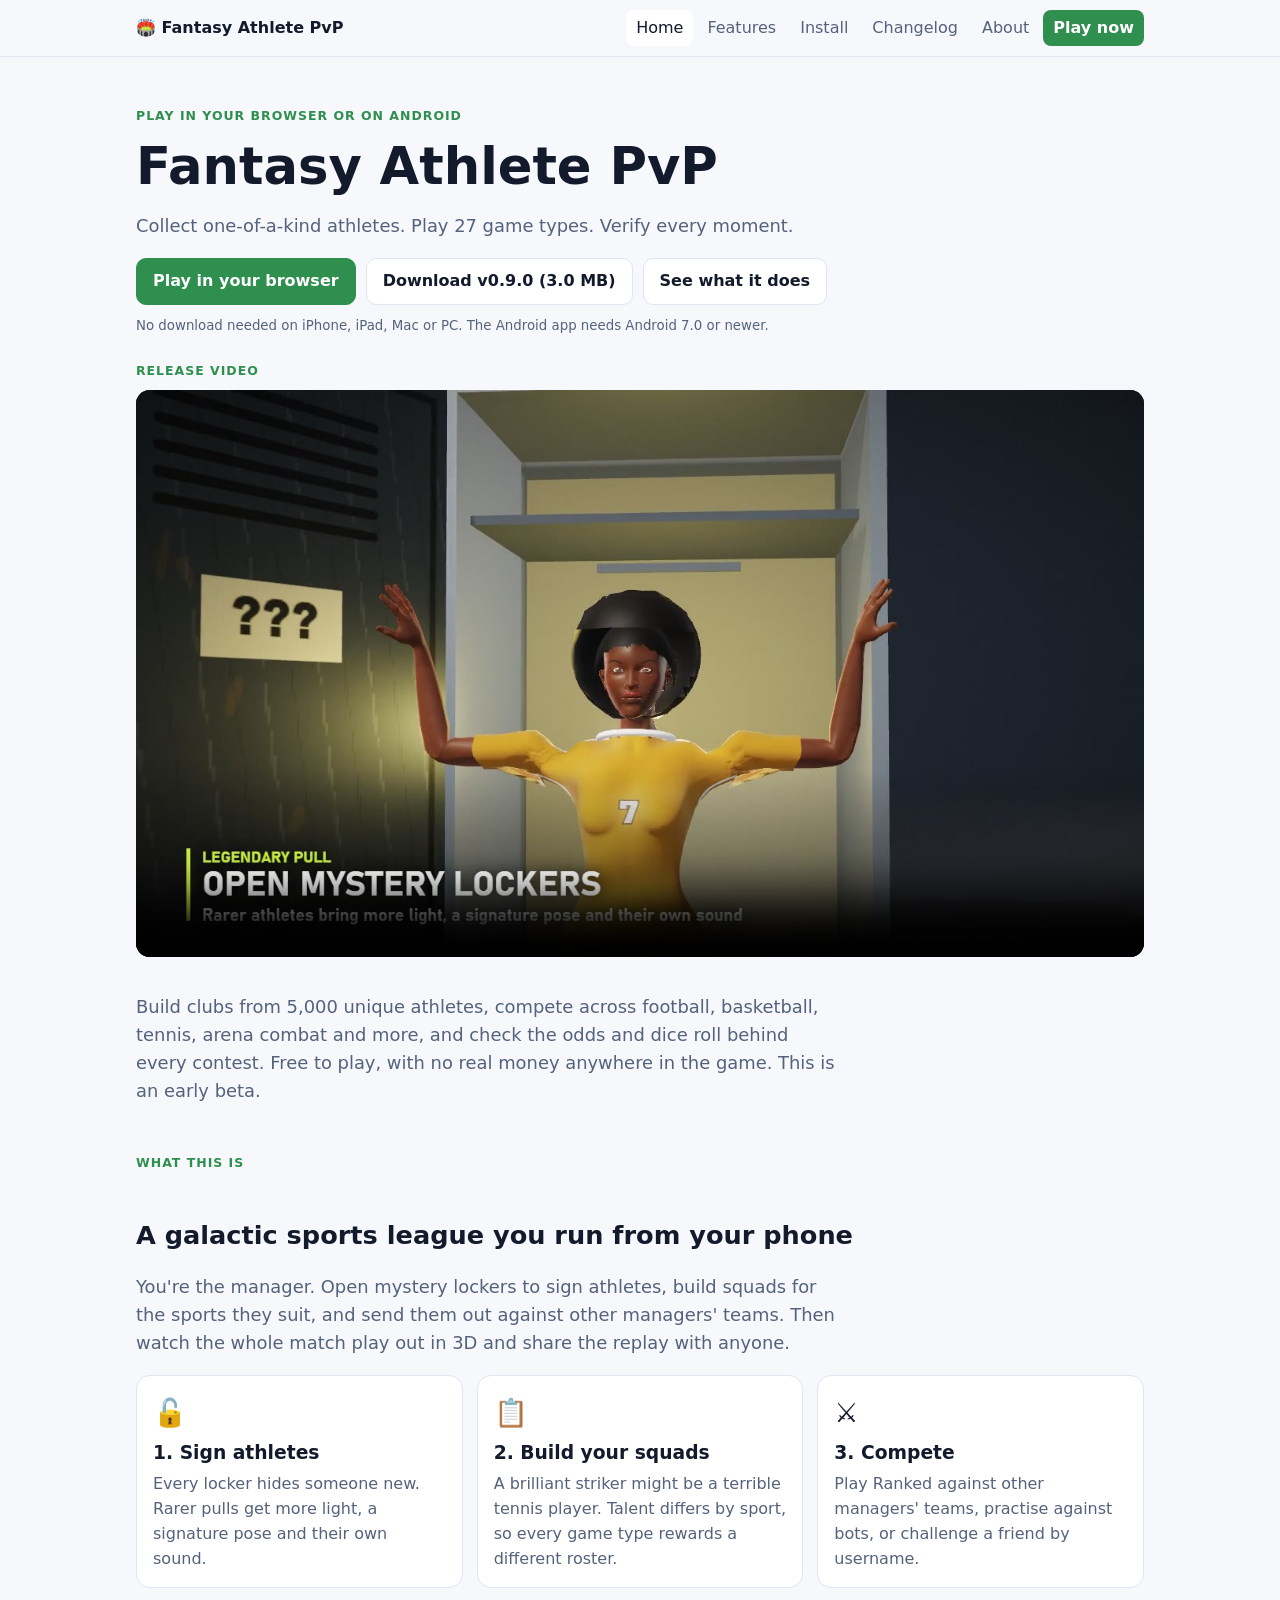
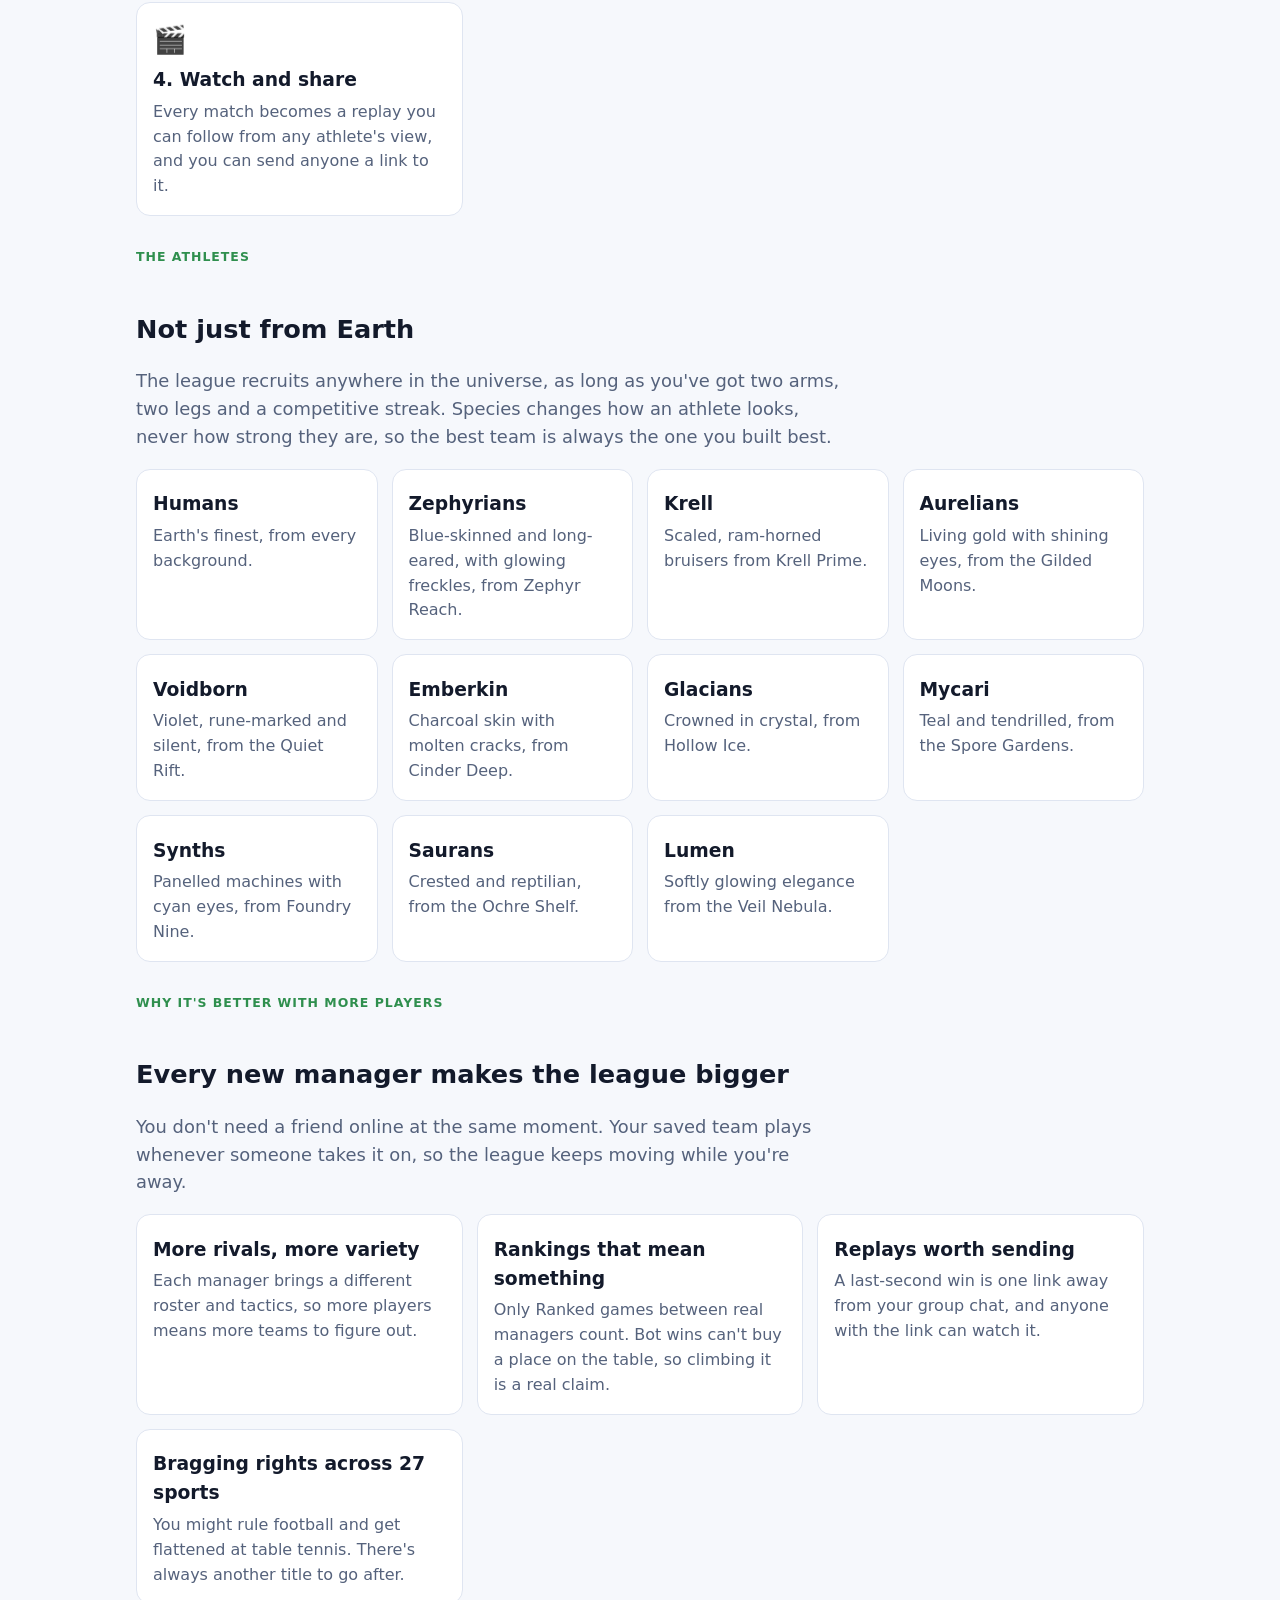
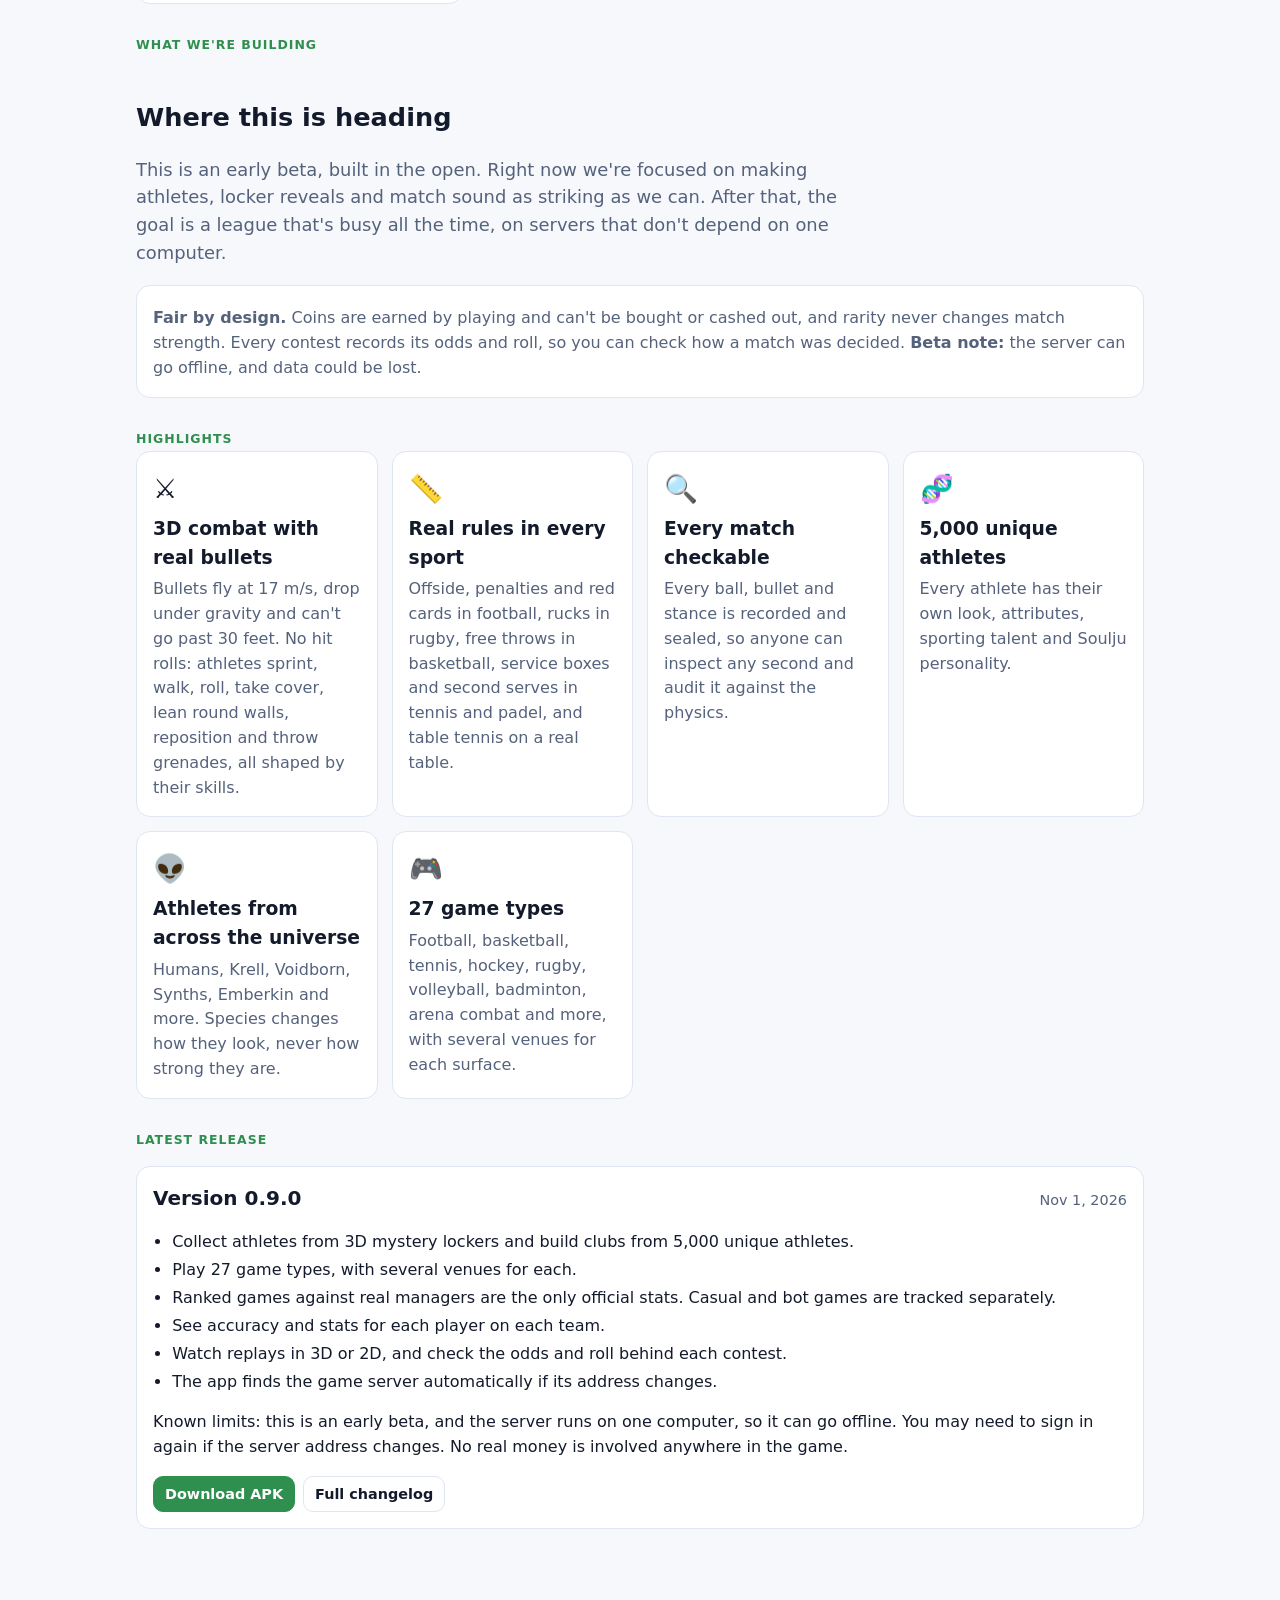
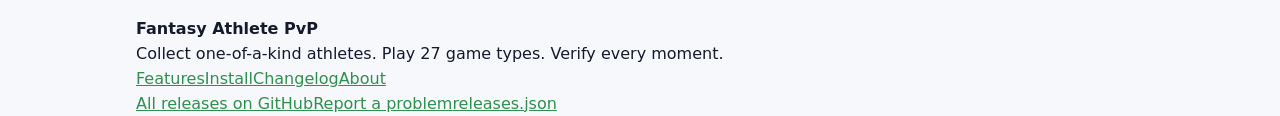
<file: docs/index.html>
<!doctype html>
<html lang="en">
<head>
<meta charset="utf-8">
<meta name="viewport" content="width=device-width, initial-scale=1">
<title>Fantasy Athlete PvP</title>
<meta name="description" content="Build clubs from 5,000 unique athletes, compete across football, basketball, tennis, arena combat and more, and check the odds and dice roll behind every contest. Free to play, with no real money anywhere in the game. This is an early beta.">
<meta name="theme-color" content="#3b82f6">
<link rel="stylesheet" href="site.css">
</head>
<body>
<div id="site-header"></div>
<main>
<script>
  // iPhones and iPads can't install an Android app, so don't offer them one.
  document.addEventListener('DOMContentLoaded', function () {
    var ua = navigator.userAgent, ios = /iPhone|iPad|iPod/.test(ua) || (navigator.platform === 'MacIntel' && navigator.maxTouchPoints > 1);
    if (ios) { var d = document.getElementById('dl'); if (d) d.style.display = 'none'; document.getElementById('sub').textContent = 'No download needed. Tip: tap Share, then Add to Home Screen, to keep it one tap away.'; }
  });
</script>
<div class="wrap">
  <div class="pagehead">
    <span class="kicker">Play in your browser or on Android</span>
    <h1>Fantasy Athlete PvP</h1>
    <p class="lead">Collect one-of-a-kind athletes. Play 27 game types. Verify every moment.</p>
    <div class="btns">
      <a class="btn primary" id="play" href="play.html">Play in your browser</a>
      <a class="btn" id="dl" href="install.html#download">Download for Android</a>
      <a class="btn" href="features.html">See what it does</a>
    </div>
    <small id="sub" style="color:var(--muted)">No download needed on iPhone, iPad, Mac or PC. The Android app needs Android 7.0 or newer.</small>
  </div>

  <section>
    <span class="kicker">Release video</span>
    <video controls playsinline preload="metadata" poster="media/poster.jpg" style="width:100%;border-radius:14px;margin-top:8px;background:#000" aria-label="Fantasy Athlete PvP release video"><source src="media/release.mp4" type="video/mp4"></video>
  </section>

  <section>
    <p class="lead" style="margin-top:0">Build clubs from 5,000 unique athletes, compete across football, basketball, tennis, arena combat and more, and check the odds and dice roll behind every contest. Free to play, with no real money anywhere in the game. This is an early beta.</p>
  </section>

  <section>
    <span class="kicker">What this is</span>
    <h2>A galactic sports league you run from your phone</h2>
    <p class="lead">You're the manager. Open mystery lockers to sign athletes, build squads for the sports they suit, and send them out against other managers' teams. Then watch the whole match play out in 3D and share the replay with anyone.</p>
    <div class="grid two" style="margin-top:14px">
      <div class="card"><div class="ic">🔓</div><h3>1. Sign athletes</h3><p>Every locker hides someone new. Rarer pulls get more light, a signature pose and their own sound.</p></div>
      <div class="card"><div class="ic">📋</div><h3>2. Build your squads</h3><p>A brilliant striker might be a terrible tennis player. Talent differs by sport, so every game type rewards a different roster.</p></div>
      <div class="card"><div class="ic">⚔️</div><h3>3. Compete</h3><p>Play Ranked against other managers' teams, practise against bots, or challenge a friend by username.</p></div>
      <div class="card"><div class="ic">🎬</div><h3>4. Watch and share</h3><p>Every match becomes a replay you can follow from any athlete's view, and you can send anyone a link to it.</p></div>
    </div>
  </section>

  <section>
    <span class="kicker">The athletes</span>
    <h2>Not just from Earth</h2>
    <p class="lead">The league recruits anywhere in the universe, as long as you've got two arms, two legs and a competitive streak. Species changes how an athlete looks, never how strong they are, so the best team is always the one you built best.</p>
    <div class="grid" style="margin-top:14px">
      <div class="card"><h3>Humans</h3><p>Earth's finest, from every background.</p></div>
      <div class="card"><h3>Zephyrians</h3><p>Blue-skinned and long-eared, with glowing freckles, from Zephyr Reach.</p></div>
      <div class="card"><h3>Krell</h3><p>Scaled, ram-horned bruisers from Krell Prime.</p></div>
      <div class="card"><h3>Aurelians</h3><p>Living gold with shining eyes, from the Gilded Moons.</p></div>
      <div class="card"><h3>Voidborn</h3><p>Violet, rune-marked and silent, from the Quiet Rift.</p></div>
      <div class="card"><h3>Emberkin</h3><p>Charcoal skin with molten cracks, from Cinder Deep.</p></div>
      <div class="card"><h3>Glacians</h3><p>Crowned in crystal, from Hollow Ice.</p></div>
      <div class="card"><h3>Mycari</h3><p>Teal and tendrilled, from the Spore Gardens.</p></div>
      <div class="card"><h3>Synths</h3><p>Panelled machines with cyan eyes, from Foundry Nine.</p></div>
      <div class="card"><h3>Saurans</h3><p>Crested and reptilian, from the Ochre Shelf.</p></div>
      <div class="card"><h3>Lumen</h3><p>Softly glowing elegance from the Veil Nebula.</p></div>
    </div>
  </section>

  <section>
    <span class="kicker">Why it's better with more players</span>
    <h2>Every new manager makes the league bigger</h2>
    <p class="lead">You don't need a friend online at the same moment. Your saved team plays whenever someone takes it on, so the league keeps moving while you're away.</p>
    <div class="grid two" style="margin-top:14px">
      <div class="card"><h3>More rivals, more variety</h3><p>Each manager brings a different roster and tactics, so more players means more teams to figure out.</p></div>
      <div class="card"><h3>Rankings that mean something</h3><p>Only Ranked games between real managers count. Bot wins can't buy a place on the table, so climbing it is a real claim.</p></div>
      <div class="card"><h3>Replays worth sending</h3><p>A last-second win is one link away from your group chat, and anyone with the link can watch it.</p></div>
      <div class="card"><h3>Bragging rights across 27 sports</h3><p>You might rule football and get flattened at table tennis. There's always another title to go after.</p></div>
    </div>
  </section>

  <section>
    <span class="kicker">What we're building</span>
    <h2>Where this is heading</h2>
    <p class="lead">This is an early beta, built in the open. Right now we're focused on making athletes, locker reveals and match sound as striking as we can. After that, the goal is a league that's busy all the time, on servers that don't depend on one computer.</p>
    <div class="callout" style="margin-top:14px"><p><b>Fair by design.</b> Coins are earned by playing and can't be bought or cashed out, and rarity never changes match strength. Every contest records its odds and roll, so you can check how a match was decided. <b>Beta note:</b> the server can go offline, and data could be lost.</p></div>
  </section>

  <section>
    <span class="kicker">Highlights</span>
    <div class="grid" id="features"></div>
  </section>

  <section>
    <span class="kicker">Latest release</span>
    <div id="latest" class="rel"><div class="md"><p>Loading...</p></div></div>
  </section>
</div>
</main>
<div id="site-footer"></div>
<script src="site.js"></script>
<script>
(function () {
  var S = window.Site;
  S.ready.then(function (site) {
    document.getElementById("features").innerHTML = (site.features || []).slice(0, 6).map(function (f) {
      return '<div class="card"><div class="ic">' + S.esc(f.icon || "") + "</div><h3>" + S.esc(f.title) + "</h3><p>" + S.esc(f.text) + "</p></div>";
    }).join("");
  });
  S.releases().then(function (list) {
    var r = list[0], box = document.getElementById("latest");
    if (!r) { box.innerHTML = '<div class="md"><p>No release has been published yet.</p></div>'; return; }
    document.getElementById("dl").href = r.download;
    document.getElementById("dl").textContent = "Download v" + r.version + " (" + S.fmtSize(r.size) + ")";
    box.innerHTML = '<header><h2>Version ' + S.esc(r.version) + '</h2><span class="meta">' + (r.date ? S.fmtDate(r.date) : "") + '</span></header><div class="md">' + S.md(r.notes) + '</div><div class="files"><a class="btn small primary" href="' + r.download + '">Download APK</a><a class="btn small" href="changelog.html">Full changelog</a></div>';
  }).catch(function () { document.getElementById("latest").innerHTML = '<div class="md"><p>Couldn\'t load the release list.</p></div>'; });
})();
</script>
</body>
</html>
</file>
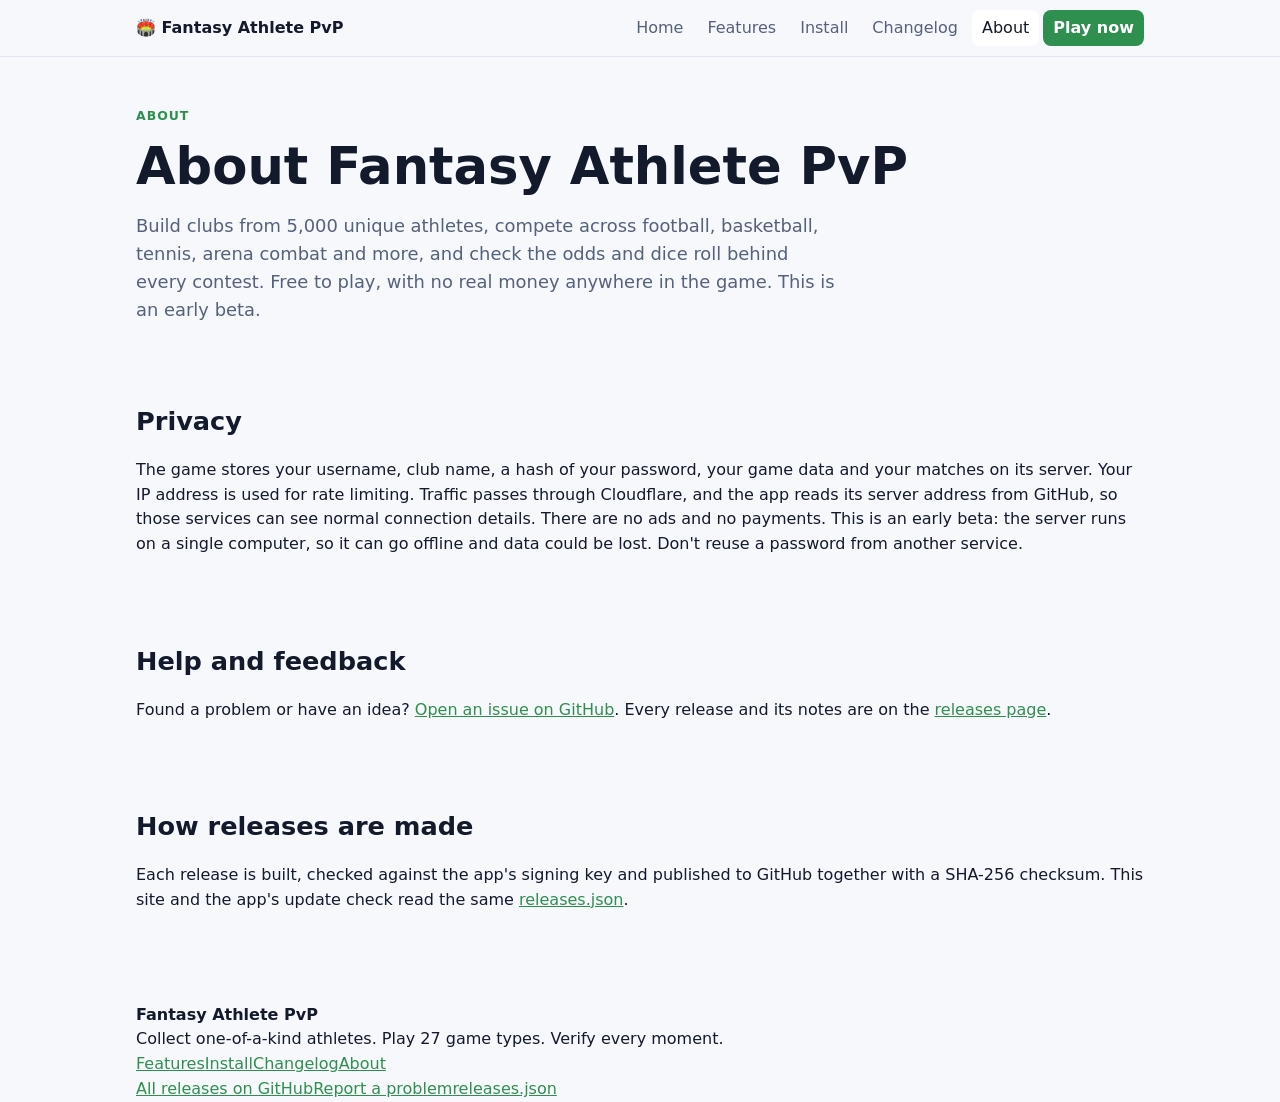
<file: docs/about.html>
<!doctype html>
<html lang="en">
<head>
<meta charset="utf-8">
<meta name="viewport" content="width=device-width, initial-scale=1">
<title>About Fantasy Athlete PvP</title>
<meta name="description" content="About Fantasy Athlete PvP, privacy and where to get help.">
<meta name="theme-color" content="#3b82f6">
<link rel="stylesheet" href="site.css">
</head>
<body>
<div id="site-header"></div>
<main>
<div class="wrap">
  <div class="pagehead">
    <span class="kicker">About</span>
    <h1>About Fantasy Athlete PvP</h1>
    <p class="lead">Build clubs from 5,000 unique athletes, compete across football, basketball, tennis, arena combat and more, and check the odds and dice roll behind every contest. Free to play, with no real money anywhere in the game. This is an early beta.</p>
  </div>

  <section id="privacy">
    <h2>Privacy</h2>
    <p id="privacy-text">The game stores your username, club name, a hash of your password, your game data and your matches on its server. Your IP address is used for rate limiting. Traffic passes through Cloudflare, and the app reads its server address from GitHub, so those services can see normal connection details. There are no ads and no payments. This is an early beta: the server runs on a single computer, so it can go offline and data could be lost. Don't reuse a password from another service.</p>
  </section>

  <section>
    <h2>Help and feedback</h2>
    <p>Found a problem or have an idea? <a id="issues" href="#">Open an issue on GitHub</a>. Every release and its notes are on the <a id="releases" href="#">releases page</a>.</p>
  </section>

  <section>
    <h2>How releases are made</h2>
    <p>Each release is built, checked against the app's signing key and published to GitHub together with a SHA-256 checksum. This site and the app's update check read the same <a href="releases.json">releases.json</a>.</p>
  </section>
</div>
</main>
<div id="site-footer"></div>
<script src="site.js"></script>
<script>
window.Site.ready.then(function (site) {
  document.getElementById("issues").href = site.repo + "/issues";
  document.getElementById("releases").href = site.repo + "/releases";
  if (site.privacy) document.getElementById("privacy-text").textContent = site.privacy;
});
</script>
</body>
</html>
</file>
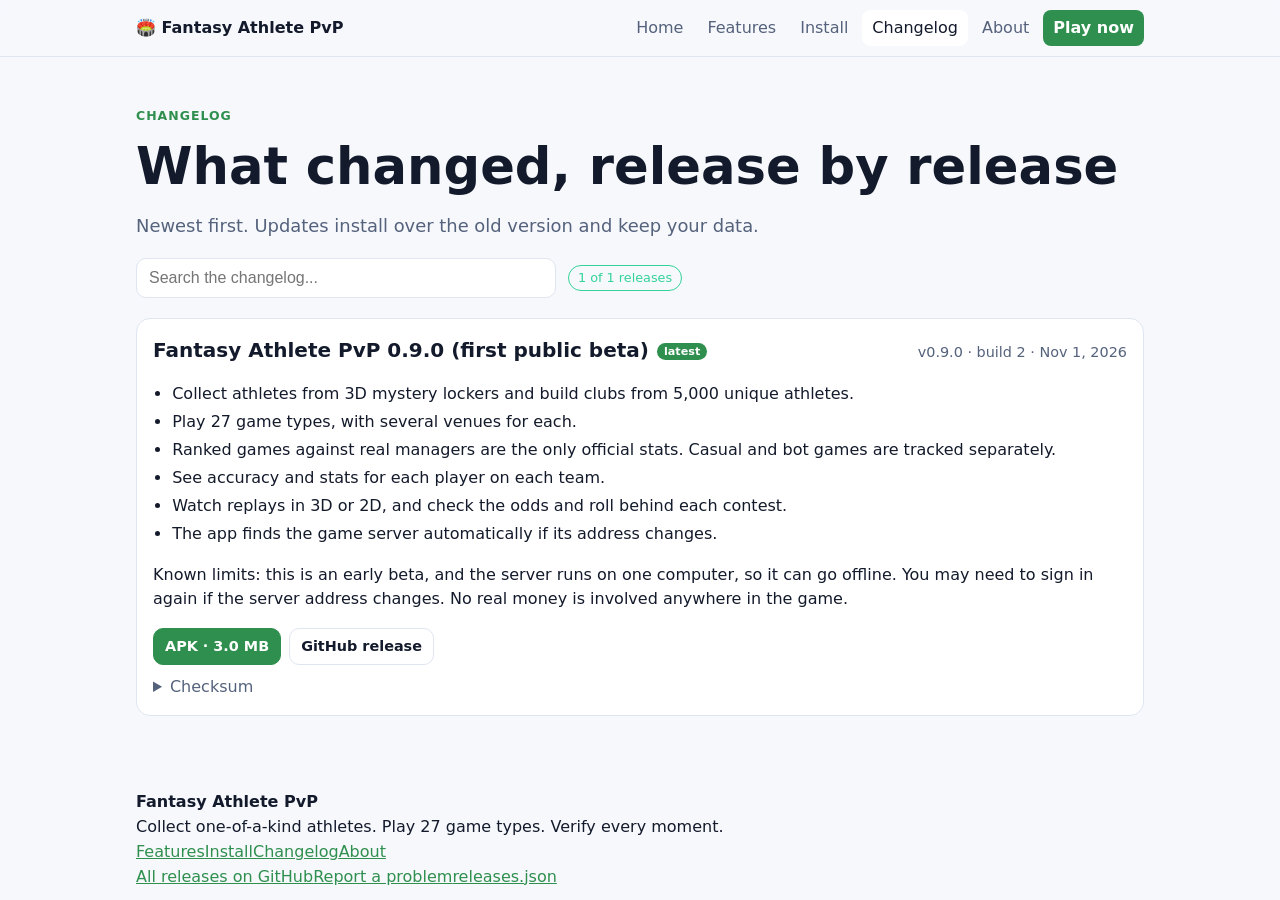
<file: docs/changelog.html>
<!doctype html>
<html lang="en">
<head>
<meta charset="utf-8">
<meta name="viewport" content="width=device-width, initial-scale=1">
<title>Fantasy Athlete PvP changelog</title>
<meta name="description" content="Every Fantasy Athlete PvP release with notes, sizes, checksums and download links.">
<meta name="theme-color" content="#3b82f6">
<link rel="stylesheet" href="site.css">
</head>
<body>
<div id="site-header"></div>
<main>
<div class="wrap">
  <div class="pagehead">
    <span class="kicker">Changelog</span>
    <h1>What changed, release by release</h1>
    <p class="lead">Newest first. Updates install over the old version and keep your data.</p>
    <div class="filter"><input class="search" id="q" type="search" placeholder="Search the changelog..."><span class="pill green" id="count"></span></div>
  </div>
  <div id="list"><div class="rel"><div class="md"><p>Loading...</p></div></div></div>
</div>
</main>
<div id="site-footer"></div>
<script src="site.js"></script>
<script>
(function () {
  var S = window.Site, all = [];
  function title(r) {
    var l = (r.notes || "").split(/\r?\n/).filter(function (x) { return /^##?\s/.test(x) && !/^###/.test(x); })[0];
    return l ? l.replace(/^#+\s*/, "") : "Version " + r.version;
  }
  function paint() {
    var q = document.getElementById("q").value.trim().toLowerCase();
    var list = all.filter(function (r) { return !q || (r.notes || "").toLowerCase().indexOf(q) >= 0 || r.version.indexOf(q) >= 0; });
    document.getElementById("count").textContent = list.length + " of " + all.length + " releases";
    document.getElementById("list").innerHTML = list.map(function (r) {
      var isNew = all[0] === r;
      return '<article class="rel" id="v' + r.version + '"><header><h2>' + S.esc(title(r)) + (isNew ? '<span class="tag">latest</span>' : "") + '</h2><span class="meta">v' + S.esc(r.version) + " &middot; build " + (r.versionCode || "?") + (r.date ? " &middot; " + S.fmtDate(r.date) : "") + "</span></header>" +
        '<div class="md">' + S.md(r.notes) + "</div>" +
        '<div class="files"><a class="btn small primary" href="' + r.download + '">APK &middot; ' + S.fmtSize(r.size) + '</a><a class="btn small" href="' + r.url + '">GitHub release</a></div>' +
        '<details><summary>Checksum</summary><p style="word-break:break-all;font:12px ui-monospace,monospace">SHA-256<br>' + S.esc(r.sha256) + "</p></details></article>";
    }).join("") || '<div class="rel"><div class="md"><p>Nothing matches that.</p></div></div>';
    if (location.hash && !q) { var e = document.getElementById(location.hash.slice(1)); if (e) e.scrollIntoView(); }
  }
  S.releases().then(function (l) { all = l; paint(); document.getElementById("q").addEventListener("input", paint); })
    .catch(function () { document.getElementById("list").innerHTML = '<div class="rel"><div class="md"><p>Couldn\'t load the changelog. See the GitHub releases page.</p></div></div>'; });
})();
</script>
</body>
</html>
</file>
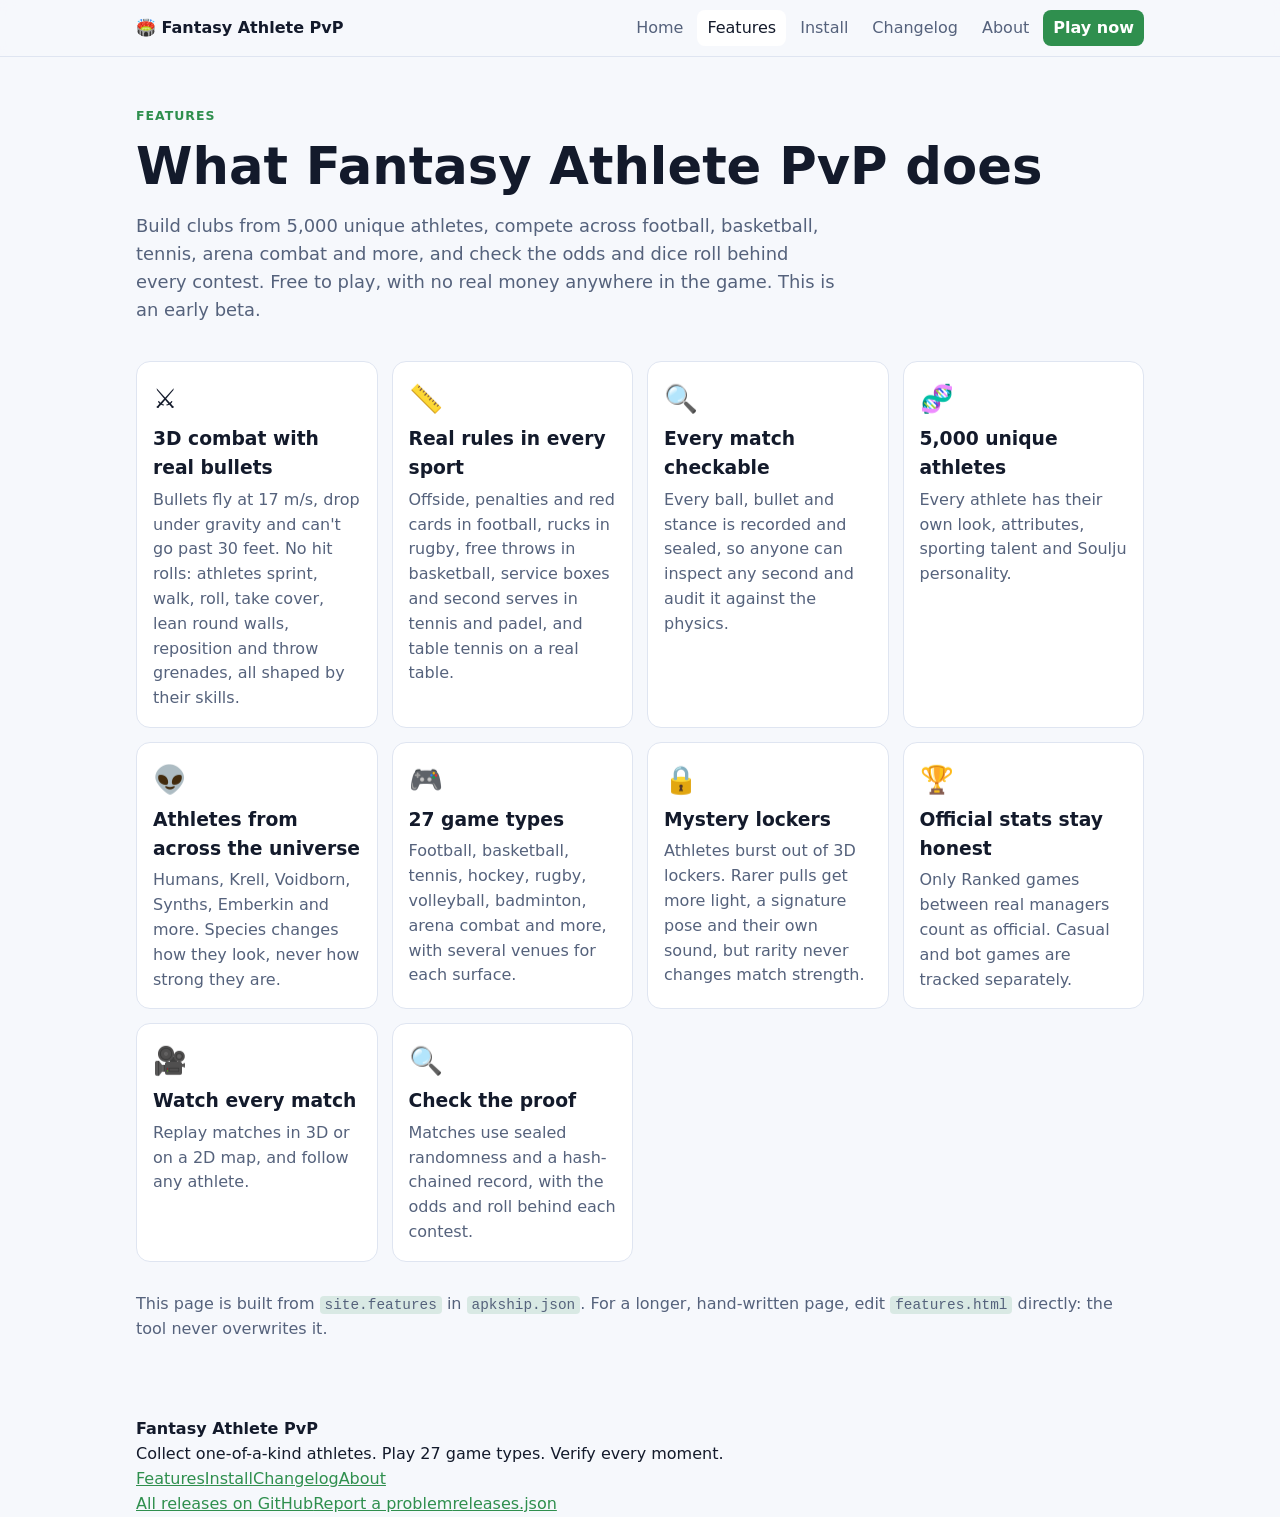
<file: docs/features.html>
<!doctype html>
<html lang="en">
<head>
<meta charset="utf-8">
<meta name="viewport" content="width=device-width, initial-scale=1">
<title>Fantasy Athlete PvP features</title>
<meta name="description" content="What Fantasy Athlete PvP does.">
<meta name="theme-color" content="#3b82f6">
<link rel="stylesheet" href="site.css">
</head>
<body>
<div id="site-header"></div>
<main>
<div class="wrap">
  <div class="pagehead">
    <span class="kicker">Features</span>
    <h1>What Fantasy Athlete PvP does</h1>
    <p class="lead">Build clubs from 5,000 unique athletes, compete across football, basketball, tennis, arena combat and more, and check the odds and dice roll behind every contest. Free to play, with no real money anywhere in the game. This is an early beta.</p>
  </div>
  <section><div class="grid" id="features"></div></section>
  <p style="color:var(--muted)">This page is built from <code>site.features</code> in <code>apkship.json</code>. For a longer, hand-written page, edit <code>features.html</code> directly: the tool never overwrites it.</p>
</div>
</main>
<div id="site-footer"></div>
<script src="site.js"></script>
<script>
window.Site.ready.then(function (site) {
  var S = window.Site;
  document.getElementById("features").innerHTML = (site.features || []).map(function (f) {
    return '<div class="card"><div class="ic">' + S.esc(f.icon || "") + "</div><h3>" + S.esc(f.title) + "</h3><p>" + S.esc(f.text) + "</p></div>";
  }).join("") || "<p>No features listed yet.</p>";
});
</script>
</body>
</html>
</file>
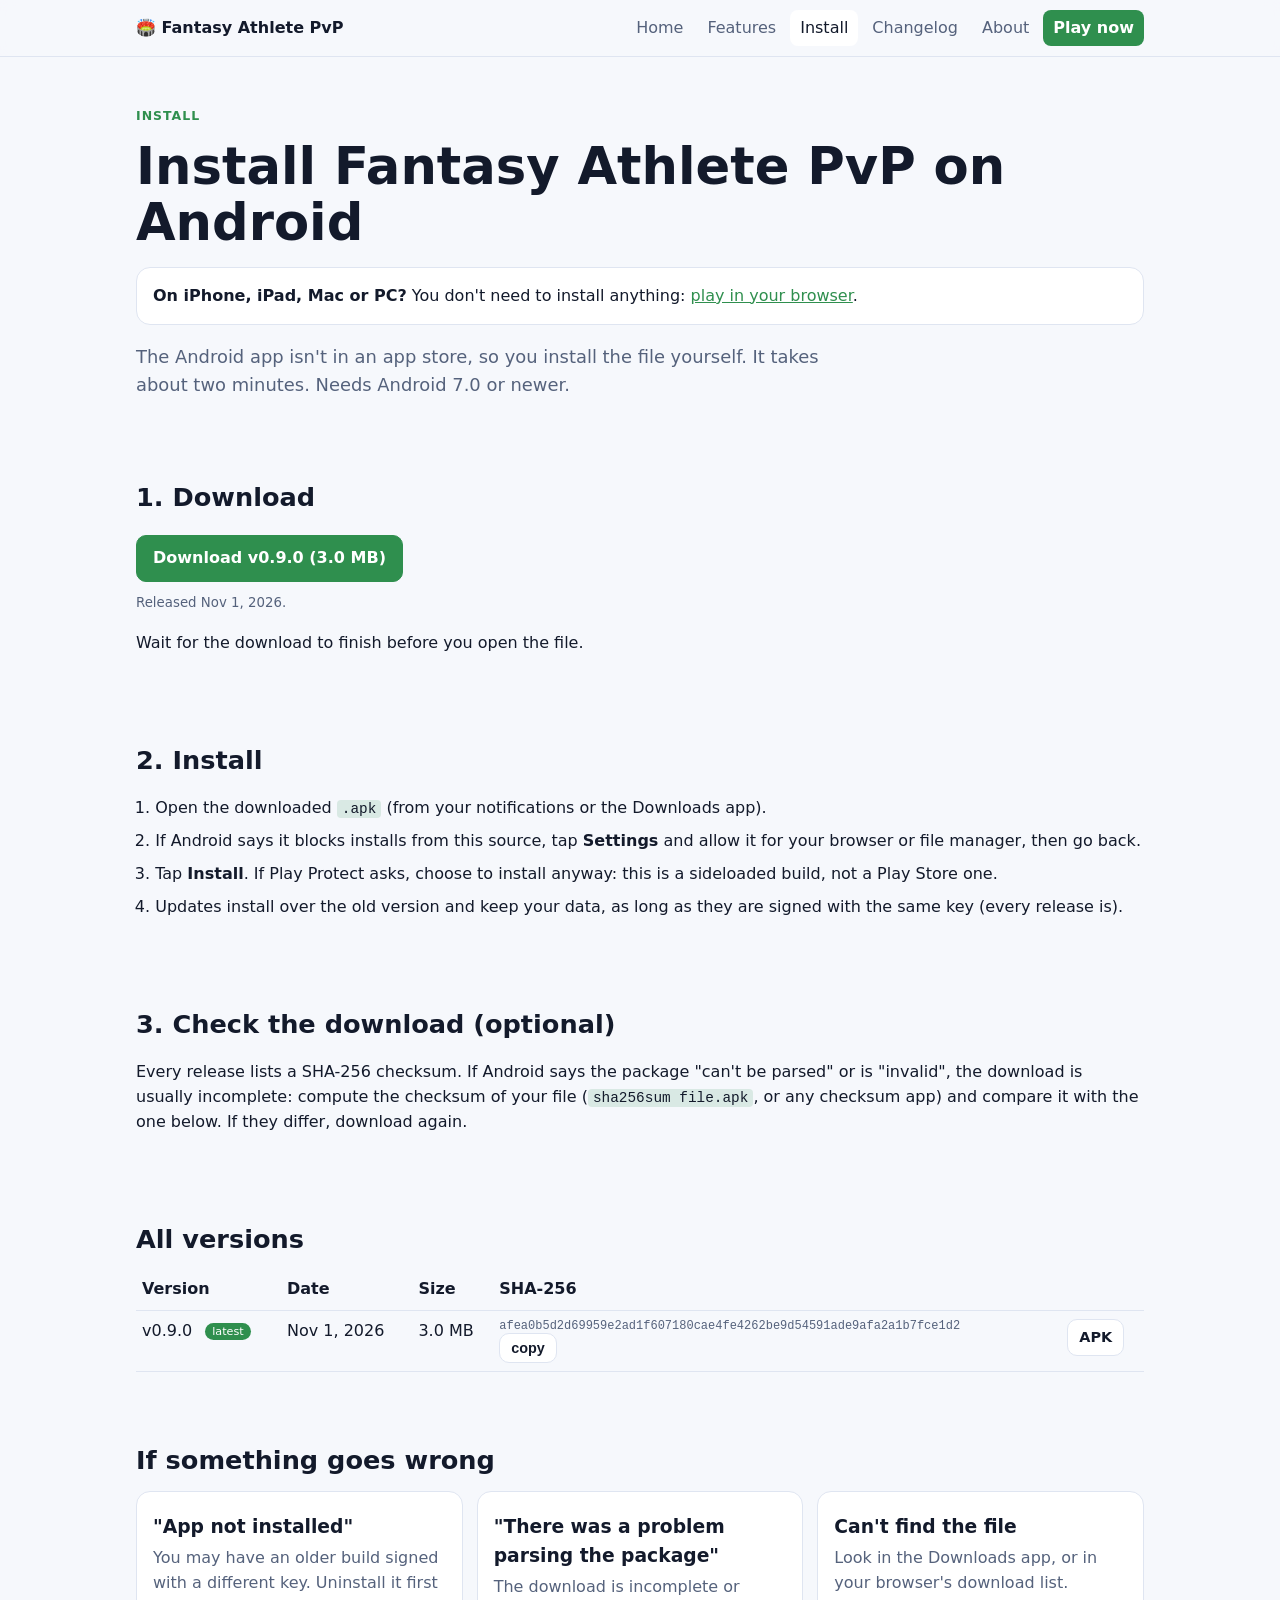
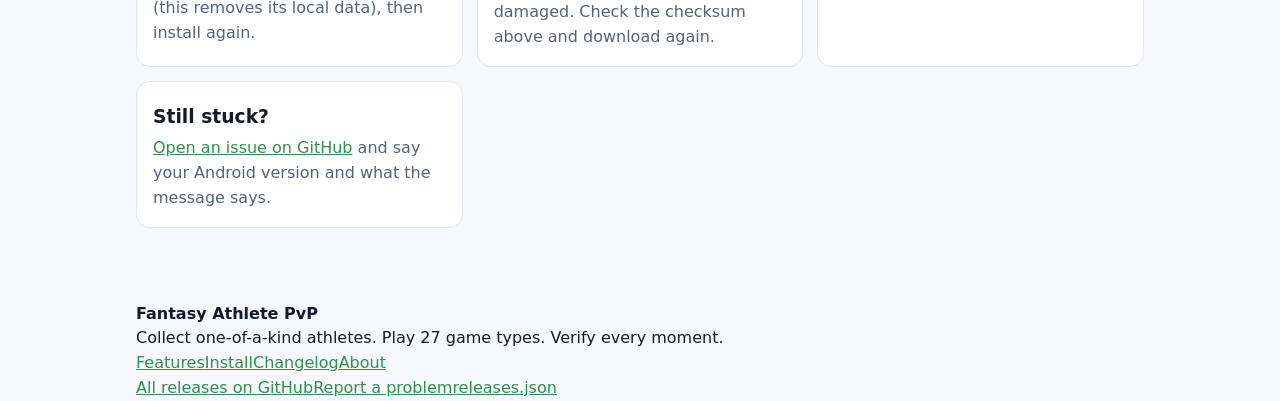
<file: docs/install.html>
<!doctype html>
<html lang="en">
<head>
<meta charset="utf-8">
<meta name="viewport" content="width=device-width, initial-scale=1">
<title>Install Fantasy Athlete PvP on Android</title>
<meta name="description" content="Step-by-step install guide for Fantasy Athlete PvP on Android, with checksums for every release.">
<meta name="theme-color" content="#3b82f6">
<link rel="stylesheet" href="site.css">
</head>
<body>
<div id="site-header"></div>
<main>
<div class="wrap">
  <div class="pagehead">
    <span class="kicker">Install</span>
    <h1>Install Fantasy Athlete PvP on Android</h1>
    <p class="callout" style="margin-bottom:12px"><b>On iPhone, iPad, Mac or PC?</b> You don't need to install anything: <a href="play.html">play in your browser</a>.</p>
    <p class="lead">The Android app isn't in an app store, so you install the file yourself. It takes about two minutes. Needs Android 7.0 or newer.</p>
  </div>

  <section id="download">
    <h2>1. Download</h2>
    <div class="btns"><a class="btn primary" id="dl" href="#">Loading...</a></div>
    <small id="dlsub" style="color:var(--muted)"></small>
    <p>Wait for the download to finish before you open the file.</p>
  </section>

  <section>
    <h2>2. Install</h2>
    <ol class="steps">
      <li>Open the downloaded <code>.apk</code> (from your notifications or the Downloads app).</li>
      <li>If Android says it blocks installs from this source, tap <b>Settings</b> and allow it for your browser or file manager, then go back.</li>
      <li>Tap <b>Install</b>. If Play Protect asks, choose to install anyway: this is a sideloaded build, not a Play Store one.</li>
      <li>Updates install over the old version and keep your data, as long as they are signed with the same key (every release is).</li>
    </ol>
  </section>

  <section>
    <h2>3. Check the download (optional)</h2>
    <p>Every release lists a SHA-256 checksum. If Android says the package "can't be parsed" or is "invalid", the download is usually incomplete: compute the checksum of your file (<code>sha256sum file.apk</code>, or any checksum app) and compare it with the one below. If they differ, download again.</p>
  </section>

  <section>
    <h2>All versions</h2>
    <div style="overflow-x:auto"><table id="tbl"><thead><tr><th>Version</th><th>Date</th><th>Size</th><th>SHA-256</th><th></th></tr></thead><tbody><tr><td colspan="5">Loading...</td></tr></tbody></table></div>
  </section>

  <section>
    <h2>If something goes wrong</h2>
    <div class="grid two">
      <div class="callout"><h3>"App not installed"</h3><p>You may have an older build signed with a different key. Uninstall it first (this removes its local data), then install again.</p></div>
      <div class="callout"><h3>"There was a problem parsing the package"</h3><p>The download is incomplete or damaged. Check the checksum above and download again.</p></div>
      <div class="callout"><h3>Can't find the file</h3><p>Look in the Downloads app, or in your browser's download list.</p></div>
      <div class="callout"><h3>Still stuck?</h3><p><a id="issues" href="#">Open an issue on GitHub</a> and say your Android version and what the message says.</p></div>
    </div>
  </section>
</div>
</main>
<div id="site-footer"></div>
<script src="site.js"></script>
<script>
(function () {
  var S = window.Site;
  S.ready.then(function (site) { document.getElementById("issues").href = site.repo + "/issues"; });
  S.releases().then(function (list) {
    var r = list[0], dl = document.getElementById("dl");
    if (!r) { dl.textContent = "No release yet"; return; }
    dl.href = r.download;
    dl.textContent = "Download v" + r.version + " (" + S.fmtSize(r.size) + ")";
    document.getElementById("dlsub").textContent = r.date ? "Released " + S.fmtDate(r.date) + "." : "";
    document.querySelector("#tbl tbody").innerHTML = list.map(function (x) {
      return "<tr><td>v" + S.esc(x.version) + (x === r ? ' <span class="tag">latest</span>' : "") + "</td><td>" + (x.date ? S.fmtDate(x.date) : "") + "</td><td>" + S.fmtSize(x.size) + '</td><td class="hash">' + S.esc(x.sha256) + '<br><button class="copy btn small" data-h="' + S.esc(x.sha256) + '">copy</button></td><td><a class="btn small" href="' + x.download + '">APK</a></td></tr>';
    }).join("");
    S.copyButtons();
  }).catch(function () { document.getElementById("dl").textContent = "Couldn't load the release list"; });
})();
</script>
</body>
</html>
</file>
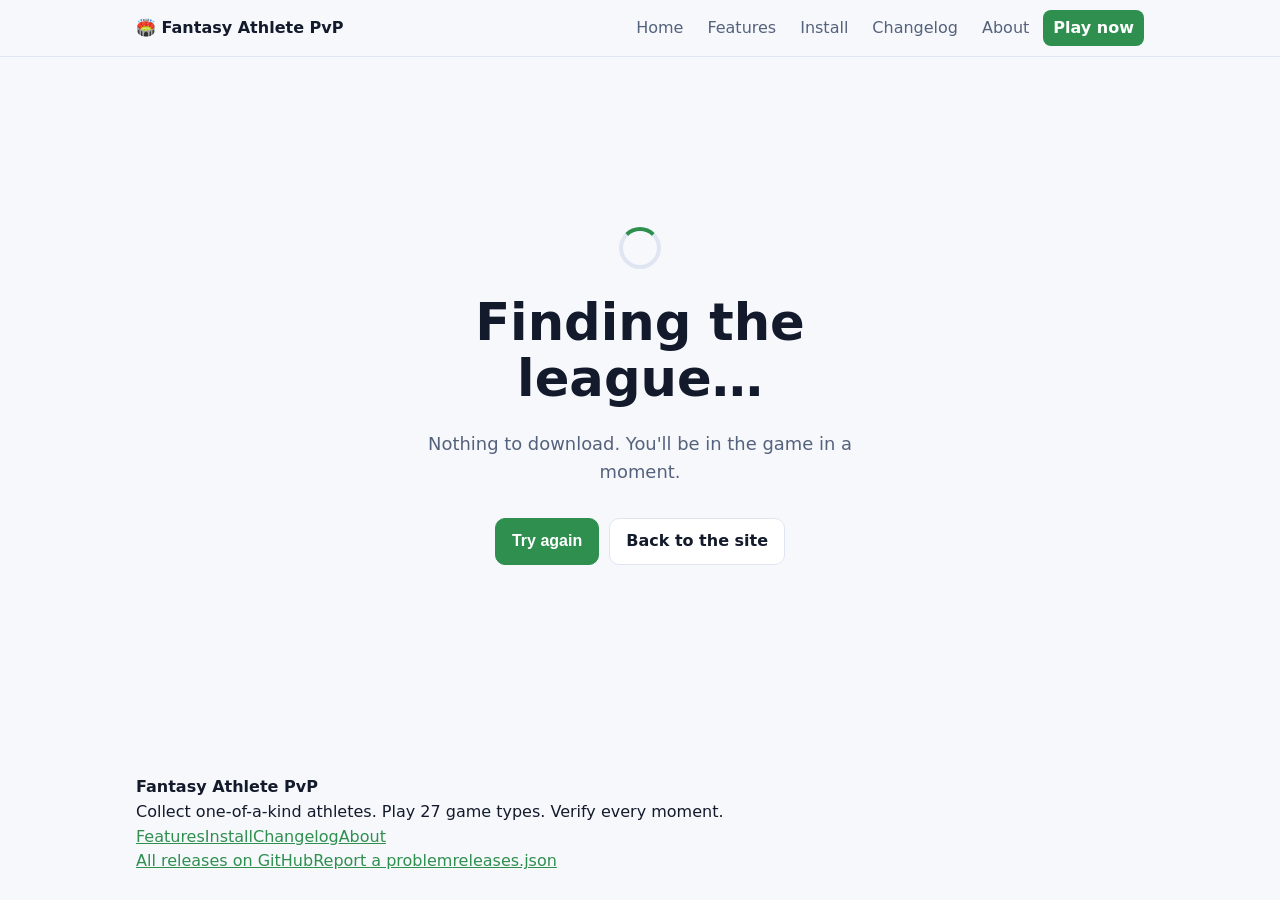
<file: docs/play.html>
<!doctype html>
<html lang="en">
<head>
<meta charset="utf-8">
<meta name="viewport" content="width=device-width, initial-scale=1, viewport-fit=cover">
<title>Play Fantasy Athlete PvP</title>
<meta name="description" content="Play Fantasy Athlete PvP in your browser on iPhone, iPad, Mac, Windows or Android. Nothing to download.">
<meta name="theme-color" content="#0b1410">
<link rel="stylesheet" href="site.css">
<style>
  .play { min-height: 70vh; display: grid; place-content: center; gap: 14px; text-align: center; padding: 32px 16px; max-width: 520px; margin: auto; }
  .spin { width: 42px; height: 42px; margin: auto; border-radius: 50%; border: 4px solid var(--line); border-top-color: var(--accent); animation: sp 0.9s linear infinite; }
  @keyframes sp { to { transform: rotate(360deg); } }
  @media (prefers-reduced-motion: reduce) { .spin { animation: none; } }
</style>
</head>
<body>
<div id="site-header"></div>
<main><div class="play" role="status" aria-live="polite">
  <div class="spin" id="spin"></div>
  <h1 id="title">Finding the league…</h1>
  <p class="lead" id="msg" style="margin:auto">Nothing to download. You'll be in the game in a moment.</p>
  <div class="btns" id="btns" hidden style="justify-content:center"><button class="btn primary" id="retry">Try again</button><a class="btn" href="index.html">Back to the site</a></div>
</div></main>
<div id="site-footer"></div>
<script src="site.js"></script>
<script>
  // The game's address can change, so it's looked up fresh from the same place the Android app uses.
  var LOOKUP = 'https://gist.githubusercontent.com/unaveragetech/48bdf452322ef4595301f17fe62e8396/raw';
  var el = function (id) { return document.getElementById(id); };
  function timed(url, ms) {
    var c = new AbortController(), t = setTimeout(function () { c.abort(); }, ms);
    return fetch(url, { signal: c.signal, cache: 'no-store' }).finally(function () { clearTimeout(t); });
  }
  async function attempt() {
    var r = await timed(LOOKUP + '?t=' + Date.now(), 7000);
    var url = (await r.json()).url;
    if (!/^https:\/\/[a-z0-9-]+\.trycloudflare\.com$/.test(url)) return null;
    var live = await timed(url + '/api/v1/games/football', 8000);
    return live.ok ? url : null;
  }
  async function go() {
    el('spin').hidden = false; el('btns').hidden = true;
    el('title').textContent = 'Finding the league…';
    el('msg').textContent = "Nothing to download. You'll be in the game in a moment.";
    for (var i = 0; i < 4; i++) {
      try { var url = await attempt(); if (url) { location.replace(url + '/' + location.hash); return; } } catch (e) { /* tries again */ }
      await new Promise(function (d) { setTimeout(d, 4000); });
    }
    el('spin').hidden = true; el('btns').hidden = false;
    el('title').textContent = 'The league is offline right now';
    el('msg').textContent = "This is an early beta running on a single computer, so it's sometimes down. Please try again soon.";
  }
  el('retry').addEventListener('click', go);
  go();
</script>
</body>
</html>
</file>
<file: docs/site.css>
:root {
  --accent: #3b82f6;
  --bg: #0b0f1a;
  --panel: #131a2b;
  --line: #243049;
  --text: #e8ecf5;
  --muted: #9aa6bf;
  --ok: #34d399;
  color-scheme: dark;
}
@media (prefers-color-scheme: light) {
  :root { --bg: #f6f8fc; --panel: #ffffff; --line: #dfe5f1; --text: #131a2b; --muted: #55627c; color-scheme: light; }
}
* { box-sizing: border-box; }
html { scroll-behavior: smooth; }
body { margin: 0; background: var(--bg); color: var(--text); font: 16px/1.55 system-ui, -apple-system, "Segoe UI", Roboto, sans-serif; }
a { color: var(--accent); }
code { font: 0.9em ui-monospace, Menlo, Consolas, monospace; background: color-mix(in srgb, var(--accent) 14%, transparent); padding: 1px 5px; border-radius: 4px; }
.wrap { max-width: 1040px; margin: 0 auto; padding: 0 16px; }
main { padding: 28px 0 60px; }
h1 { font-size: clamp(2rem, 6vw, 3.2rem); line-height: 1.1; margin: 0.2em 0; }
h1 span { color: var(--accent); }
h2 { font-size: 1.6rem; margin: 1.6em 0 0.4em; }
h3 { margin: 0.2em 0 0.3em; }
.lead { font-size: 1.12rem; color: var(--muted); max-width: 62ch; }
.kicker { display: inline-block; font-size: 0.78rem; letter-spacing: 0.08em; text-transform: uppercase; color: var(--accent); font-weight: 700; }
section { padding: 14px 0; }

.top { position: sticky; top: 0; z-index: 10; background: color-mix(in srgb, var(--bg) 88%, transparent); backdrop-filter: blur(8px); border-bottom: 1px solid var(--line); }
.top .wrap { display: flex; align-items: center; gap: 16px; height: 56px; }
.brand { font-weight: 800; color: var(--text); text-decoration: none; margin-right: auto; }
.brand .mark { color: var(--accent); }
nav.main { display: flex; gap: 4px; align-items: center; }
nav.main a { color: var(--muted); text-decoration: none; padding: 6px 10px; border-radius: 8px; }
nav.main a:hover, nav.main a.on { color: var(--text); background: var(--panel); }
nav.main a.dl { background: var(--accent); color: #fff; font-weight: 700; }
.menu-btn { display: none; background: none; border: 1px solid var(--line); color: var(--text); border-radius: 8px; padding: 6px 10px; font-size: 1.1rem; }
@media (max-width: 720px) {
  .menu-btn { display: block; }
  nav.main { display: none; position: absolute; top: 56px; left: 0; right: 0; flex-direction: column; align-items: stretch; background: var(--bg); border-bottom: 1px solid var(--line); padding: 8px 16px 14px; }
  nav.main.open { display: flex; }
}

.btns { display: flex; flex-wrap: wrap; gap: 10px; margin: 18px 0 8px; }
.btn { display: inline-block; padding: 10px 16px; border-radius: 10px; border: 1px solid var(--line); background: var(--panel); color: var(--text); text-decoration: none; font-weight: 600; cursor: pointer; font-size: 1rem; }
.btn.primary { background: var(--accent); border-color: var(--accent); color: #fff; }
.btn.small { padding: 6px 11px; font-size: 0.9rem; }
.grid { display: grid; gap: 14px; grid-template-columns: repeat(auto-fit, minmax(240px, 1fr)); }
.grid.two { grid-template-columns: repeat(auto-fit, minmax(300px, 1fr)); }
.card, .callout { background: var(--panel); border: 1px solid var(--line); border-radius: 14px; padding: 16px; color: var(--text); text-decoration: none; display: block; }
.card .ic { font-size: 1.7rem; }
.card p, .callout p { color: var(--muted); margin: 0.3em 0 0; }
.callout.warn { border-color: #d9a441; }
.pagehead { padding: 18px 0 6px; }
.pill { display: inline-block; font-size: 0.8rem; padding: 2px 9px; border-radius: 99px; border: 1px solid var(--line); color: var(--muted); }
.pill.green { color: var(--ok); border-color: var(--ok); }
.search { width: 100%; max-width: 420px; padding: 10px 12px; border-radius: 10px; border: 1px solid var(--line); background: var(--panel); color: var(--text); font-size: 1rem; }
.filter { display: flex; gap: 12px; align-items: center; flex-wrap: wrap; margin-top: 10px; }

.rel { background: var(--panel); border: 1px solid var(--line); border-radius: 14px; padding: 16px; margin: 14px 0; }
.rel header { display: flex; flex-wrap: wrap; gap: 4px 12px; align-items: baseline; justify-content: space-between; }
.rel h2 { margin: 0; font-size: 1.25rem; }
.rel .meta { color: var(--muted); font-size: 0.9rem; }
.tag { margin-left: 8px; font-size: 0.7rem; background: var(--accent); color: #fff; padding: 2px 7px; border-radius: 99px; vertical-align: middle; }
.md ul { padding-left: 1.2em; } .md li { margin: 0.2em 0; }
.files { display: flex; flex-wrap: wrap; gap: 8px; margin-top: 10px; }
details { margin-top: 10px; color: var(--muted); }
table { width: 100%; border-collapse: collapse; }
th, td { text-align: left; padding: 8px 6px; border-bottom: 1px solid var(--line); vertical-align: top; }
td.hash { font: 12px ui-monospace, Menlo, Consolas, monospace; word-break: break-all; color: var(--muted); }
ol.steps { padding-left: 1.2em; } ol.steps li { margin: 0.5em 0; }

footer.foot { border-top: 1px solid var(--line); color: var(--muted); font-size: 0.9rem; padding: 24px 0 40px; }
footer .cols { display: grid; gap: 20px; grid-template-columns: repeat(auto-fit, minmax(220px, 1fr)); }
footer .links { display: flex; flex-direction: column; gap: 6px; }
</file>
